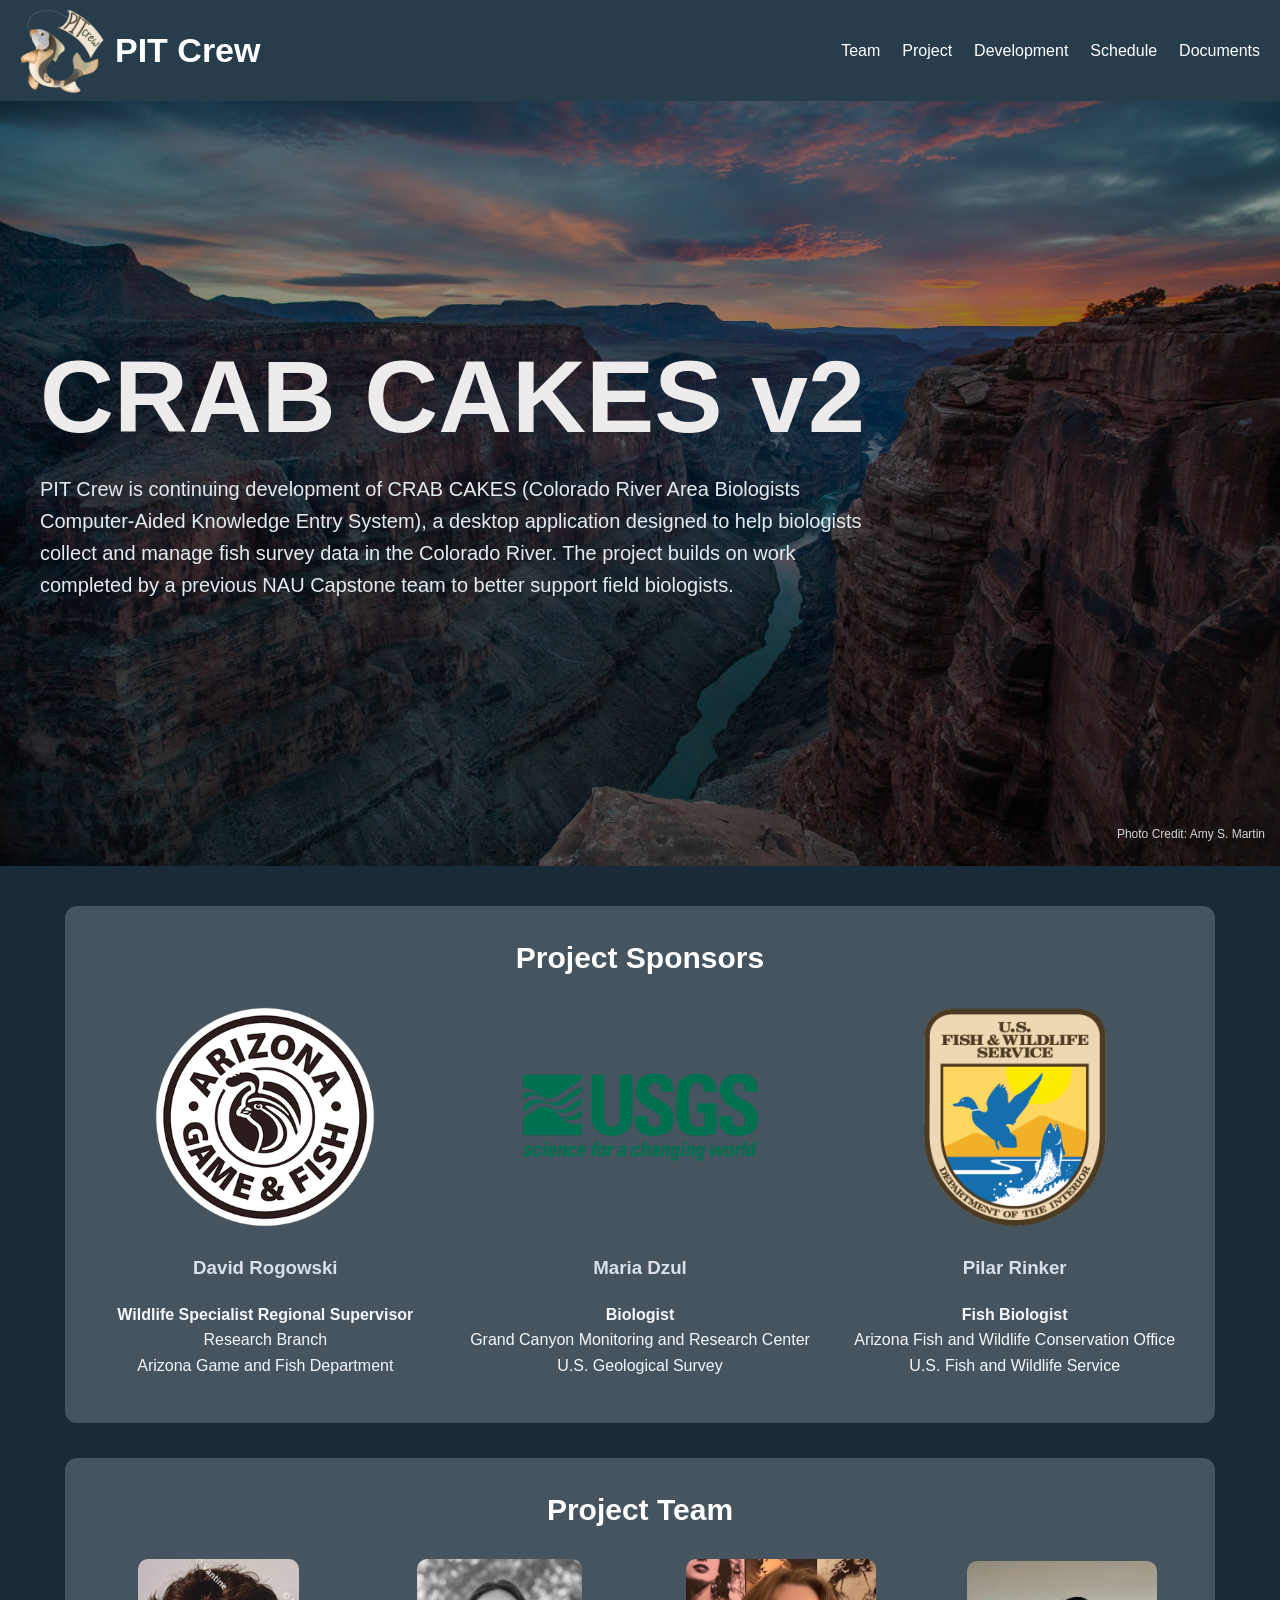
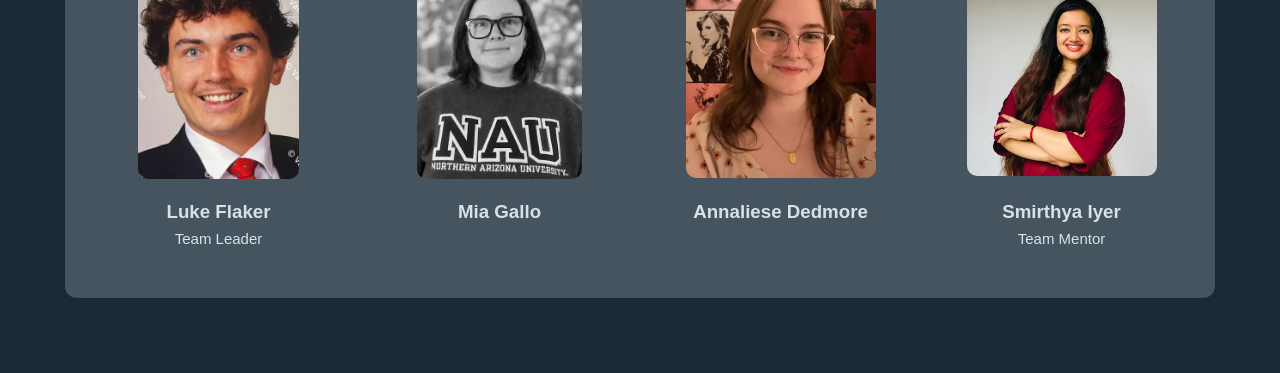
<file: index.html>
<!doctype html>
<html lang="en">
<head>
    <meta charset="UTF-8">
    <meta name="viewport" content="width=device-width, initial-scale=1.0">
    <title>PIT Crew | CRAB CAKES v2</title>
    <link rel="stylesheet" href="css/style.css">
</head>
<body>
<nav>
    <div class="topLogo">
        <a class="logo" href="index.html"><img src="images/logo.png" alt="PIT Crew Logo"></a>
        <span>PIT Crew</span>
    </div>
    <div class="nav-links">
        <a href="team.html">Team</a>
        <a href="project.html">Project</a>
        <a href="development.html">Development</a>
        <a href="schedule.html">Schedule</a>
        <a href="documents.html">Documents</a>
    </div>
</nav>

<section class="pitHeader">
    <div class="pitHeaderInfo">
        <h1>CRAB CAKES v2</h1>
        <p>PIT Crew is continuing development of CRAB CAKES (Colorado River Area Biologists Computer-Aided
        Knowledge Entry System), a desktop application designed to help biologists collect and manage fish
        survey data in the Colorado River. The project builds on work completed by a previous NAU Capstone
        team to better support field biologists.</p>
    </div>
    <p class="photoCredit">Photo Credit: Amy S. Martin</p>
</section>

<main class="page-content">
    <section class="box">
        <h2>Project Sponsors</h2>
        <div class="sponsors">
            <div class="sponsor">
                <a href="https://www.azgfd.com/" target="_blank" rel="noopener noreferrer">
                    <img src="images/sponsors/azgfd_logo.png" alt="Arizona Game and Fish Department Logo">
                </a>
                <h3>David Rogowski</h3>
                <p><strong>Wildlife Specialist Regional Supervisor</strong><br>
                Research Branch<br>Arizona Game and Fish Department</p>
            </div>
            <div class="sponsor">
                <a href="https://www.usgs.gov/" target="_blank" rel="noopener noreferrer">
                    <img src="images/sponsors/usgs_logo.png" alt="U.S. Geological Survey Logo">
                </a>
                <h3>Maria Dzul</h3>
                <p><strong>Biologist</strong><br>
                Grand Canyon Monitoring and Research Center<br>U.S. Geological Survey</p>
            </div>
            <div class="sponsor">
                <a href="https://www.fws.gov/" target="_blank" rel="noopener noreferrer">
                    <img src="images/sponsors/usfws_logo.png" alt="U.S. Fish and Wildlife Service Logo">
                </a>
                <h3>Pilar Rinker</h3>
                <p><strong>Fish Biologist</strong><br>
                Arizona Fish and Wildlife Conservation Office<br>U.S. Fish and Wildlife Service</p>
            </div>
        </div>
    </section>

    <section class="box">
        <h2>Project Team</h2>
        <div class="team">
            <div class="team-member">
                <div class="photo-frame"><img src="images/team/luke.jpg" alt="Luke Flaker"></div>
                <h3>Luke Flaker <span class="lead-label">Team Leader</span></h3>
            </div>
            <div class="team-member">
                <div class="photo-frame"><img src="images/team/mia.jpg" alt="Mia Gallo"></div>
                <h3>Mia Gallo</h3>
            </div>
            <div class="team-member">
                <div class="photo-frame"><img src="images/team/annaliese.jpg" alt="Annaliese Dedmore"></div>
                <h3>Annaliese Dedmore</h3>
            </div>
            <div class="team-member">
                <div class="photo-frame"><img src="images/team/smirthya.jpg" alt="Smirthya Iyer"></div>
                <h3>Smirthya Iyer <span class="mentor-label">Team Mentor</span></h3>
            </div>
        </div>
    </section>
</main>
</body>
</html>
</file>
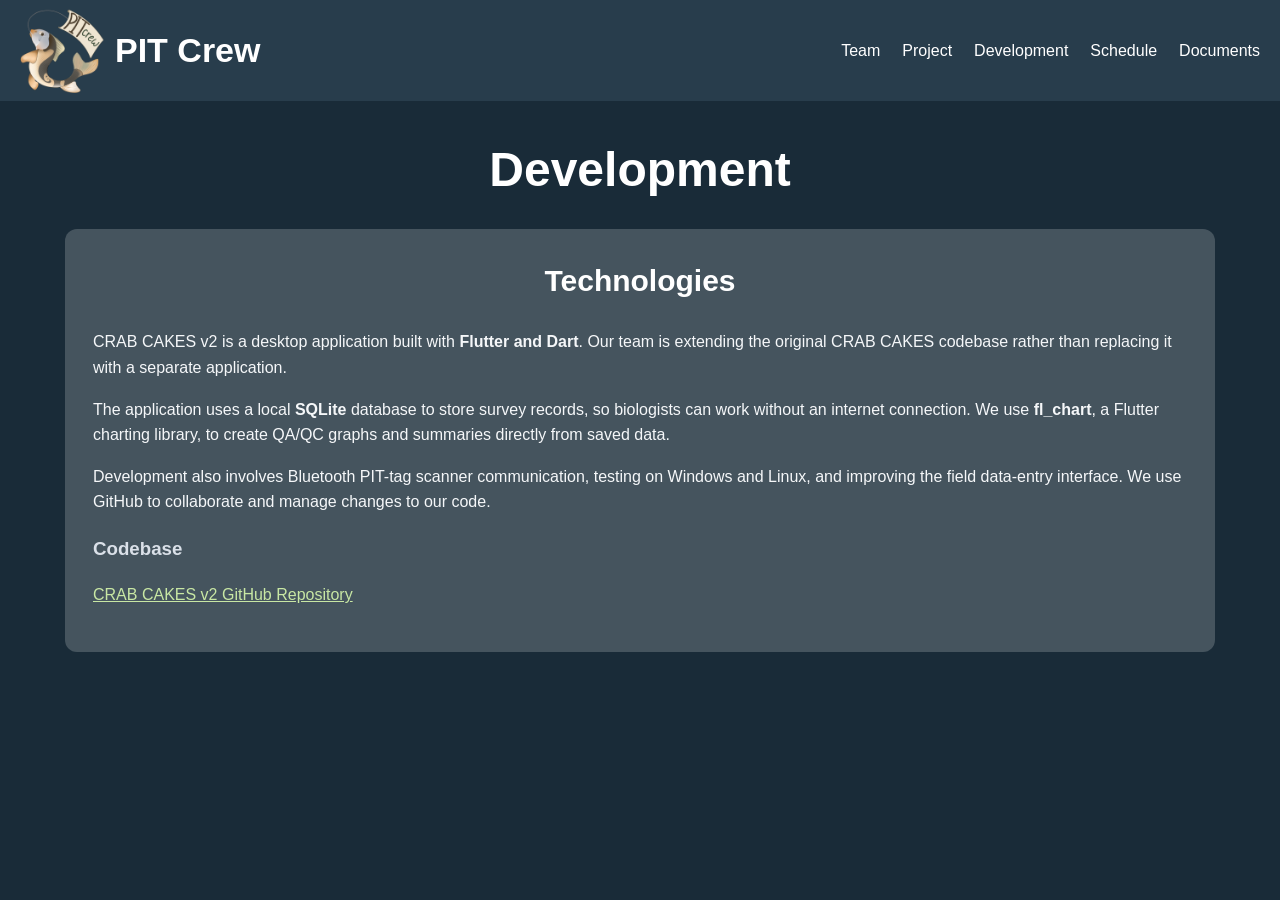
<file: development.html>
<!doctype html>
<html lang="en">
<head>
    <meta charset="UTF-8">
    <meta name="viewport" content="width=device-width, initial-scale=1.0">
    <title>PIT Crew | Development</title>
    <link rel="stylesheet" href="css/style.css">
</head>
<body>
<nav>
    <div class="topLogo">
        <a class="logo" href="index.html"><img src="images/logo.png" alt="PIT Crew Logo"></a>
        <span>PIT Crew</span>
    </div>
    <div class="nav-links">
        <a href="team.html">Team</a>
        <a href="project.html">Project</a>
        <a href="development.html">Development</a>
        <a href="schedule.html">Schedule</a>
        <a href="documents.html">Documents</a>
    </div>
</nav>

<main class="page-content">
    <h1>Development</h1>
    <section class="box">
        <h2>Technologies</h2>
        <p>CRAB CAKES v2 is a desktop application built with <strong>Flutter and Dart</strong>.
        Our team is extending the original CRAB CAKES codebase rather than replacing it with
        a separate application.</p>
        <p>The application uses a local <strong>SQLite</strong> database to store survey records,
        so biologists can work without an internet connection. We use <strong>fl_chart</strong>,
        a Flutter charting library, to create QA/QC graphs and summaries directly from saved data.</p>
        <p>Development also involves Bluetooth PIT-tag scanner communication, testing on
        Windows and Linux, and improving the field data-entry interface. We use GitHub to
        collaborate and manage changes to our code.</p>

        <h3>Codebase</h3>
        <p>
            <a href="https://github.com/ard584/crab_cakes_v2"
               target="_blank" rel="noopener noreferrer">CRAB CAKES v2 GitHub Repository</a>
        </p>
    </section>
</main>

</body>
</html>
</file>
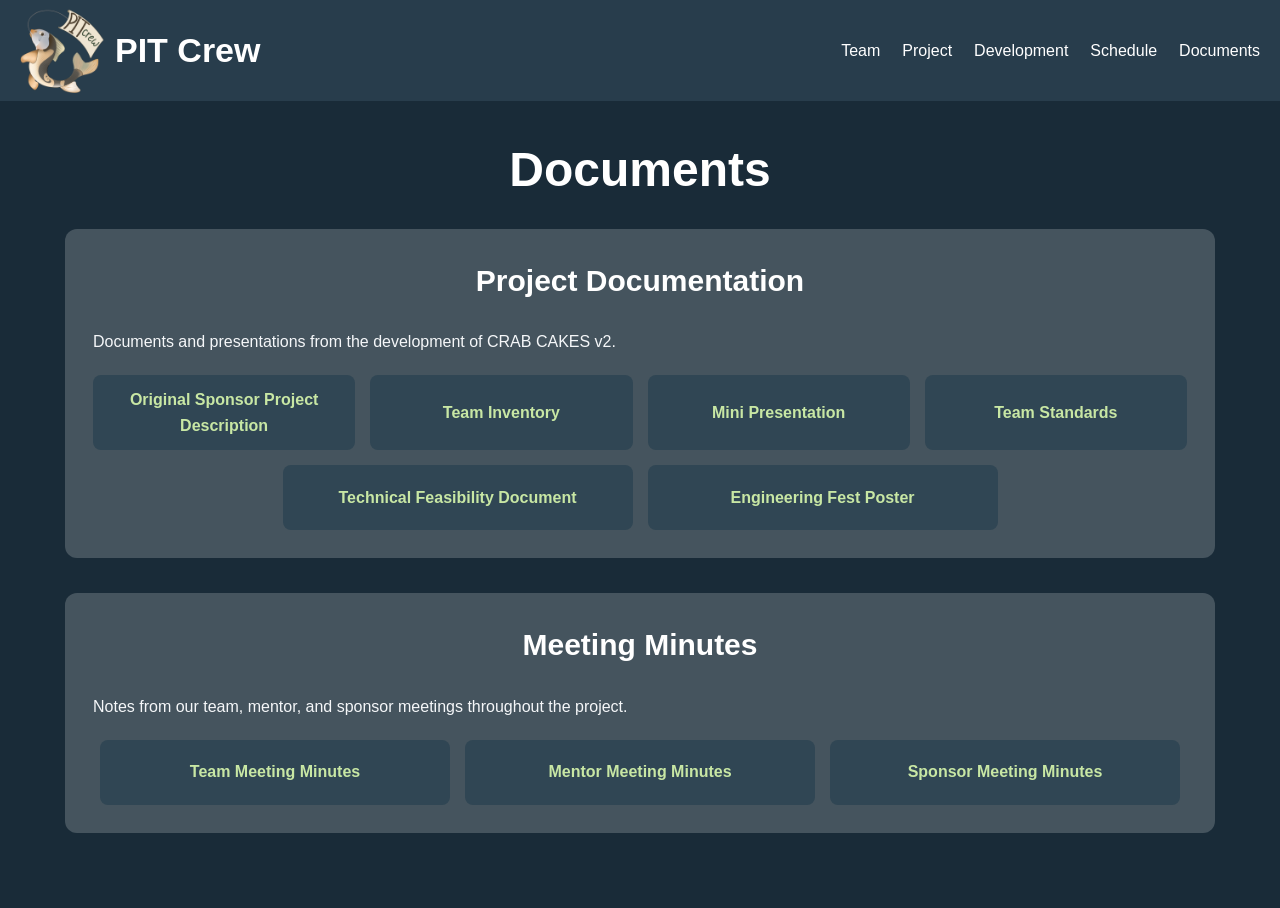
<file: documents.html>
<!doctype html>
<html lang="en">
<head>
    <meta charset="UTF-8">
    <meta name="viewport" content="width=device-width, initial-scale=1.0">
    <title>PIT Crew | Documents</title>
    <link rel="stylesheet" href="css/style.css">
</head>
<body>
<nav>
    <div class="topLogo">
        <a class="logo" href="index.html"><img src="images/logo.png" alt="PIT Crew Logo"></a>
        <span>PIT Crew</span>
    </div>
    <div class="nav-links">
        <a href="team.html">Team</a>
        <a href="project.html">Project</a>
        <a href="development.html">Development</a>
        <a href="schedule.html">Schedule</a>
        <a href="documents.html">Documents</a>
    </div>
</nav>

<main class="page-content">
    <h1>Documents</h1>
    <section class="box">
        <h2>Project Documentation</h2>
        <p>Documents and presentations from the development of CRAB CAKES v2.</p>
        <div class="document-list">
            <a class="document-link" href="documents/Crab%20Cakes%20Project%20Description.pdf" target="_blank">Original Sponsor Project Description</a>
            <a class="document-link" href="documents/Team%20Inventory.pdf" target="_blank">Team Inventory</a>
            <a class="document-link" href="documents/Mini%20Presentation.pdf" target="_blank">Mini Presentation</a>
            <a class="document-link" href="documents/Team%20Standards.pdf" target="_blank">Team Standards</a>
            <a class="document-link" href="documents/Technical%20Feasibility%20Document.pdf" target="_blank">Technical Feasibility Document</a>
            <a class="document-link" href="documents/CRAB%20CAKES%20v2%20Poster%20FINAL.pdf" target="_blank">Engineering Fest Poster</a>
        </div>
    </section>

    <section class="box">
        <h2>Meeting Minutes</h2>
        <p>Notes from our team, mentor, and sponsor meetings throughout the project.</p>
        <div class="document-list">
            <a class="document-link" href="documents/Team%20Meeting%20Minutes.pdf" target="_blank">Team Meeting Minutes</a>
            <a class="document-link" href="documents/Mentor%20Meeting%20Minutes.pdf" target="_blank">Mentor Meeting Minutes</a>
            <a class="document-link" href="documents/Sponsor%20Meeting%20Minutes.pdf" target="_blank">Sponsor Meeting Minutes</a>
        </div>
    </section>
</main>

</body>
</html>
</file>
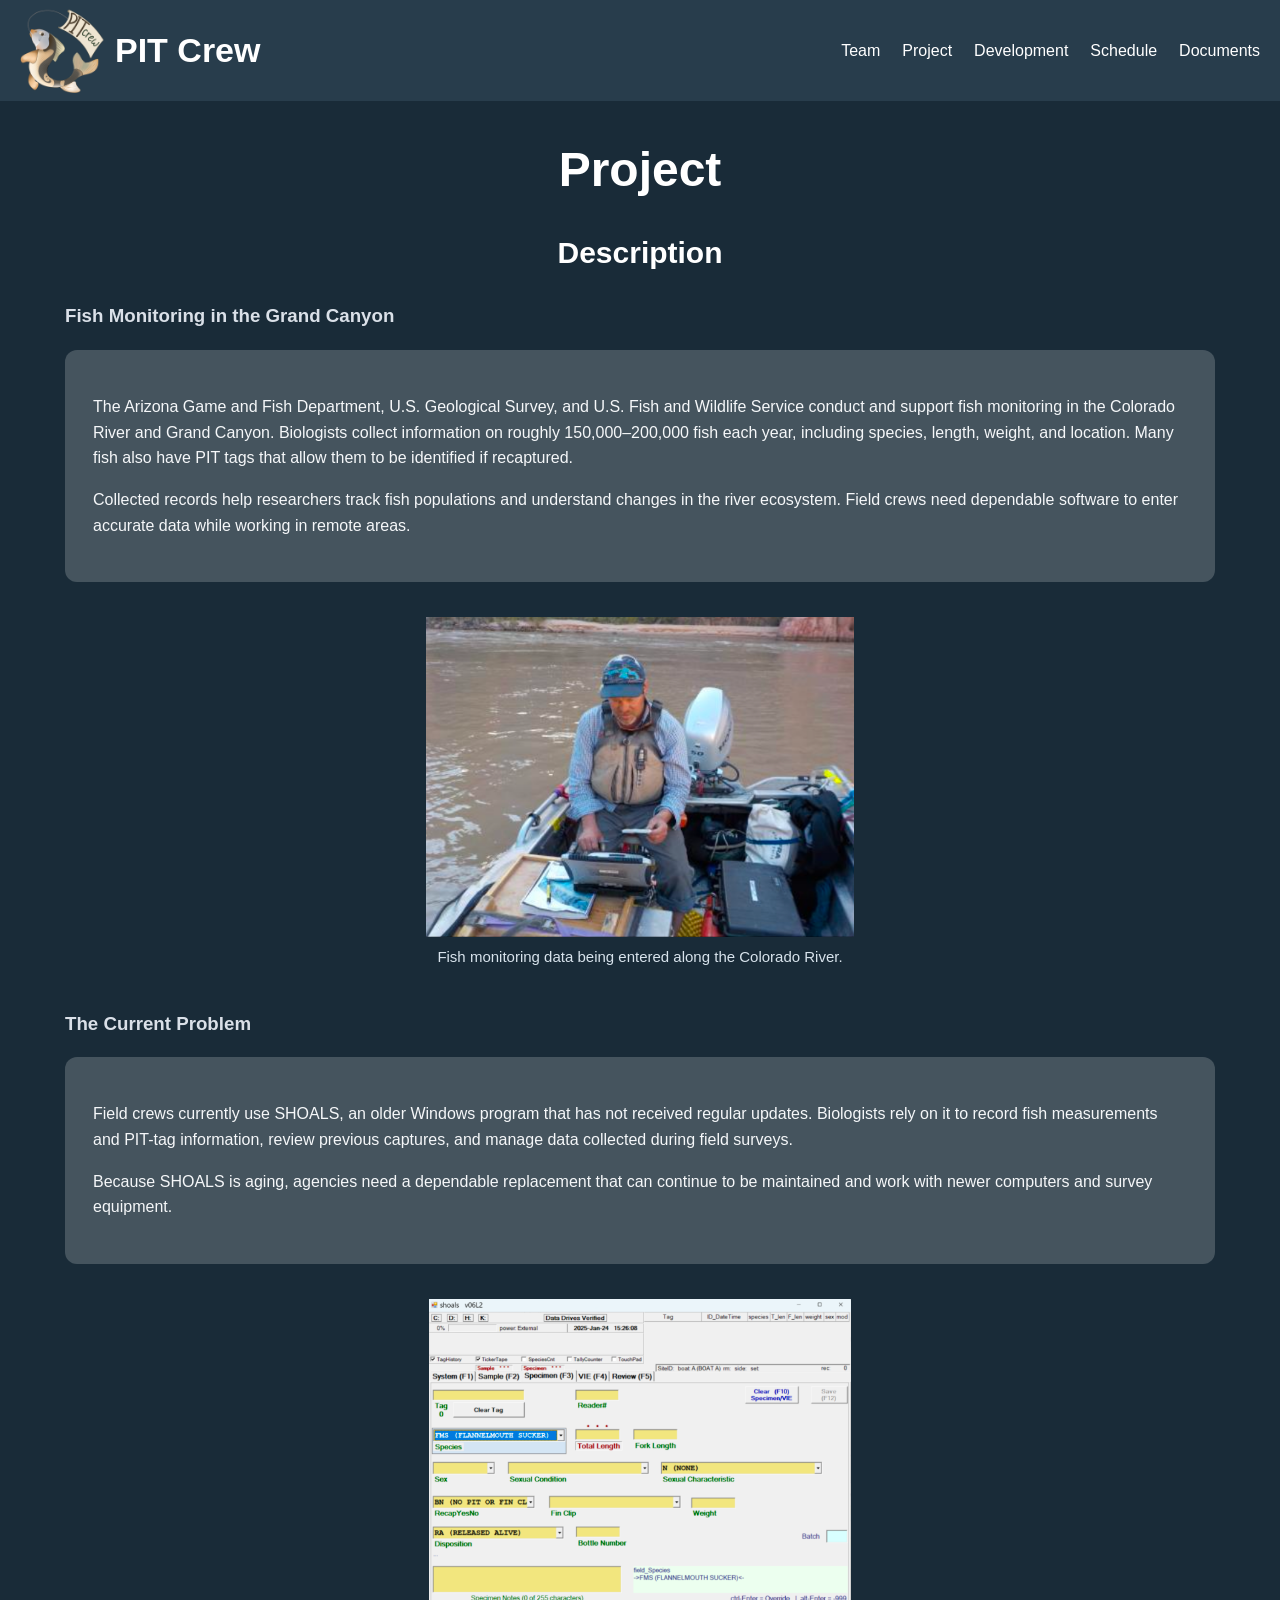
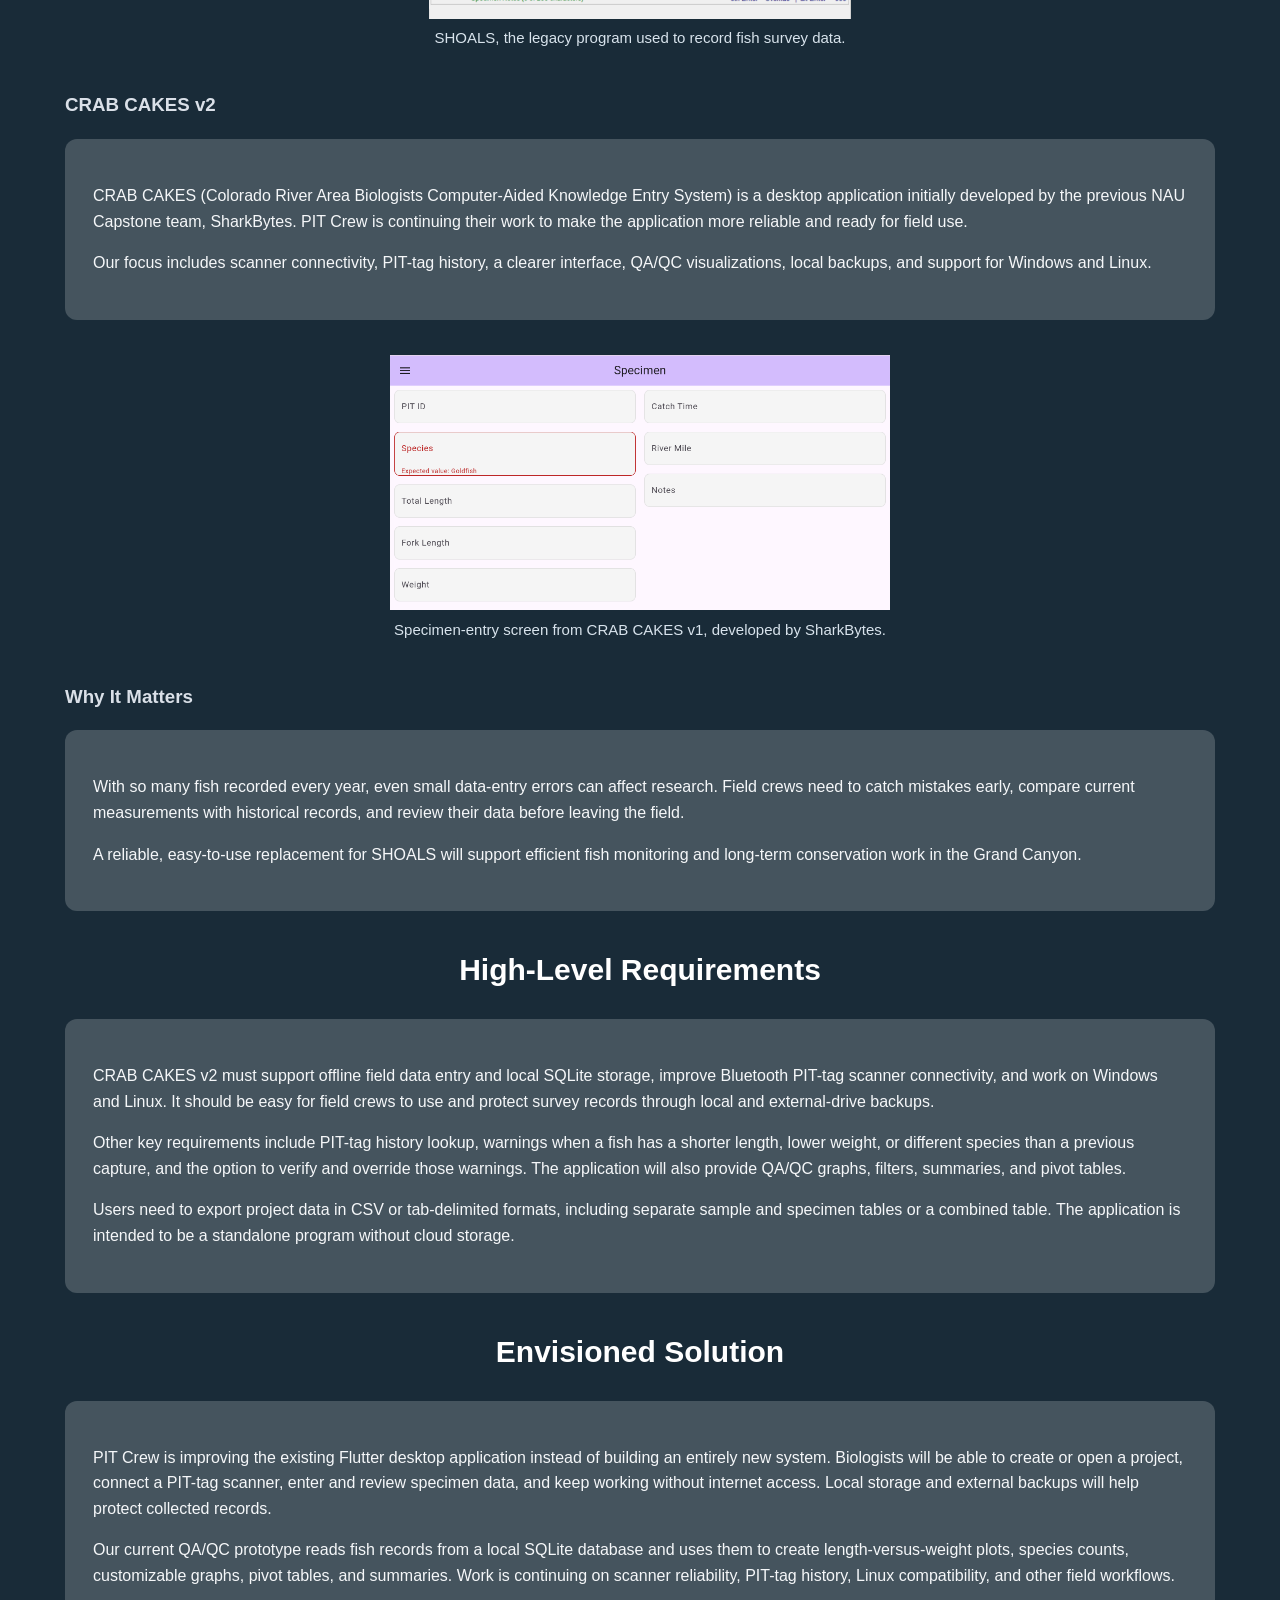
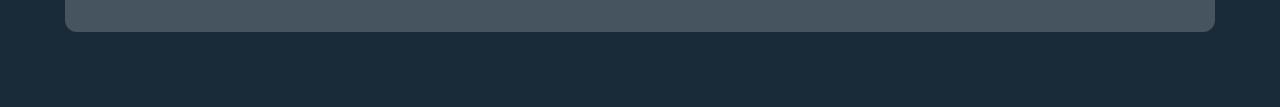
<file: project.html>
<!doctype html>
<html lang="en">
<head>
    <meta charset="UTF-8">
    <meta name="viewport" content="width=device-width, initial-scale=1.0">
    <title>PIT Crew | Project</title>
    <link rel="stylesheet" href="css/style.css">
</head>
<body>
<nav>
    <div class="topLogo">
        <a class="logo" href="index.html"><img src="images/logo.png" alt="PIT Crew Logo"></a>
        <span>PIT Crew</span>
    </div>
    <div class="nav-links">
        <a href="team.html">Team</a>
        <a href="project.html">Project</a>
        <a href="development.html">Development</a>
        <a href="schedule.html">Schedule</a>
        <a href="documents.html">Documents</a>
    </div>
</nav>

<main class="page-content">
    <h1>Project</h1>
    <h2>Description</h2>
    <h3>Fish Monitoring in the Grand Canyon</h3>
    <section class="box">
        <p>The Arizona Game and Fish Department, U.S. Geological Survey, and U.S. Fish and Wildlife
        Service conduct and support fish monitoring in the Colorado River and Grand Canyon. Biologists
        collect information on roughly 150,000–200,000 fish each year, including species, length,
        weight, and location. Many fish also have PIT tags that allow them to be identified if recaptured.</p>
        <p>Collected records help researchers track fish populations and understand changes in the river
        ecosystem. Field crews need dependable software to enter accurate data while working in remote areas.</p>
    </section>

    <figure class="project-figure">
        <img src="images/project/field_data_entry.png" alt="Fish monitoring data being entered in the field">
        <figcaption>Fish monitoring data being entered along the Colorado River.</figcaption>
    </figure>

    <h3>The Current Problem</h3>
    <section class="box">
        <p>Field crews currently use SHOALS, an older Windows program that has not received regular
        updates. Biologists rely on it to record fish measurements and PIT-tag information, review
        previous captures, and manage data collected during field surveys.</p>
        <p>Because SHOALS is aging, agencies need a dependable replacement that can continue to be
        maintained and work with newer computers and survey equipment.</p>
    </section>

    <figure class="project-figure">
        <img src="images/project/shoals.png" alt="SHOALS specimen data entry screen">
        <figcaption>SHOALS, the legacy program used to record fish survey data.</figcaption>
    </figure>

    <h3>CRAB CAKES v2</h3>
    <section class="box">
        <p>CRAB CAKES (Colorado River Area Biologists Computer-Aided Knowledge Entry System) is a desktop
        application initially developed by the previous NAU Capstone team, SharkBytes. PIT Crew is
        continuing their work to make the application more reliable and ready for field use.</p>
        <p>Our focus includes scanner connectivity, PIT-tag history, a clearer interface, QA/QC
        visualizations, local backups, and support for Windows and Linux.</p>
    </section>

    <figure class="project-figure">
        <img src="images/project/crab_cakes_v1.png" alt="CRAB CAKES v1 specimen entry screen">
        <figcaption>Specimen-entry screen from CRAB CAKES v1, developed by SharkBytes.</figcaption>
    </figure>

    <h3>Why It Matters</h3>
    <section class="box">
        <p>With so many fish recorded every year, even small data-entry errors can affect research.
        Field crews need to catch mistakes early, compare current measurements with historical
        records, and review their data before leaving the field.</p>
        <p>A reliable, easy-to-use replacement for SHOALS will support efficient fish monitoring
        and long-term conservation work in the Grand Canyon.</p>
    </section>

    <h2>High-Level Requirements</h2>
    <section class="box">
        <p>CRAB CAKES v2 must support offline field data entry and local SQLite storage, improve
        Bluetooth PIT-tag scanner connectivity, and work on Windows and Linux. It should be easy
        for field crews to use and protect survey records through local and external-drive backups.</p>
        <p>Other key requirements include PIT-tag history lookup, warnings when a fish has a
        shorter length, lower weight, or different species than a previous capture, and the
        option to verify and override those warnings. The application will also provide
        QA/QC graphs, filters, summaries, and pivot tables.</p>
        <p>Users need to export project data in CSV or tab-delimited formats, including separate
        sample and specimen tables or a combined table. The application is intended to be a
        standalone program without cloud storage.</p>
    </section>

    <h2>Envisioned Solution</h2>
    <section class="box">
        <p>PIT Crew is improving the existing Flutter desktop application instead of building
        an entirely new system. Biologists will be able to create or open a project, connect
        a PIT-tag scanner, enter and review specimen data, and keep working without internet
        access. Local storage and external backups will help protect collected records.</p>
        <p>Our current QA/QC prototype reads fish records from a local SQLite database and uses
        them to create length-versus-weight plots, species counts, customizable graphs,
        pivot tables, and summaries. Work is continuing on scanner reliability, PIT-tag
        history, Linux compatibility, and other field workflows.</p>
    </section>
</main>

</body>
</html>
</file>
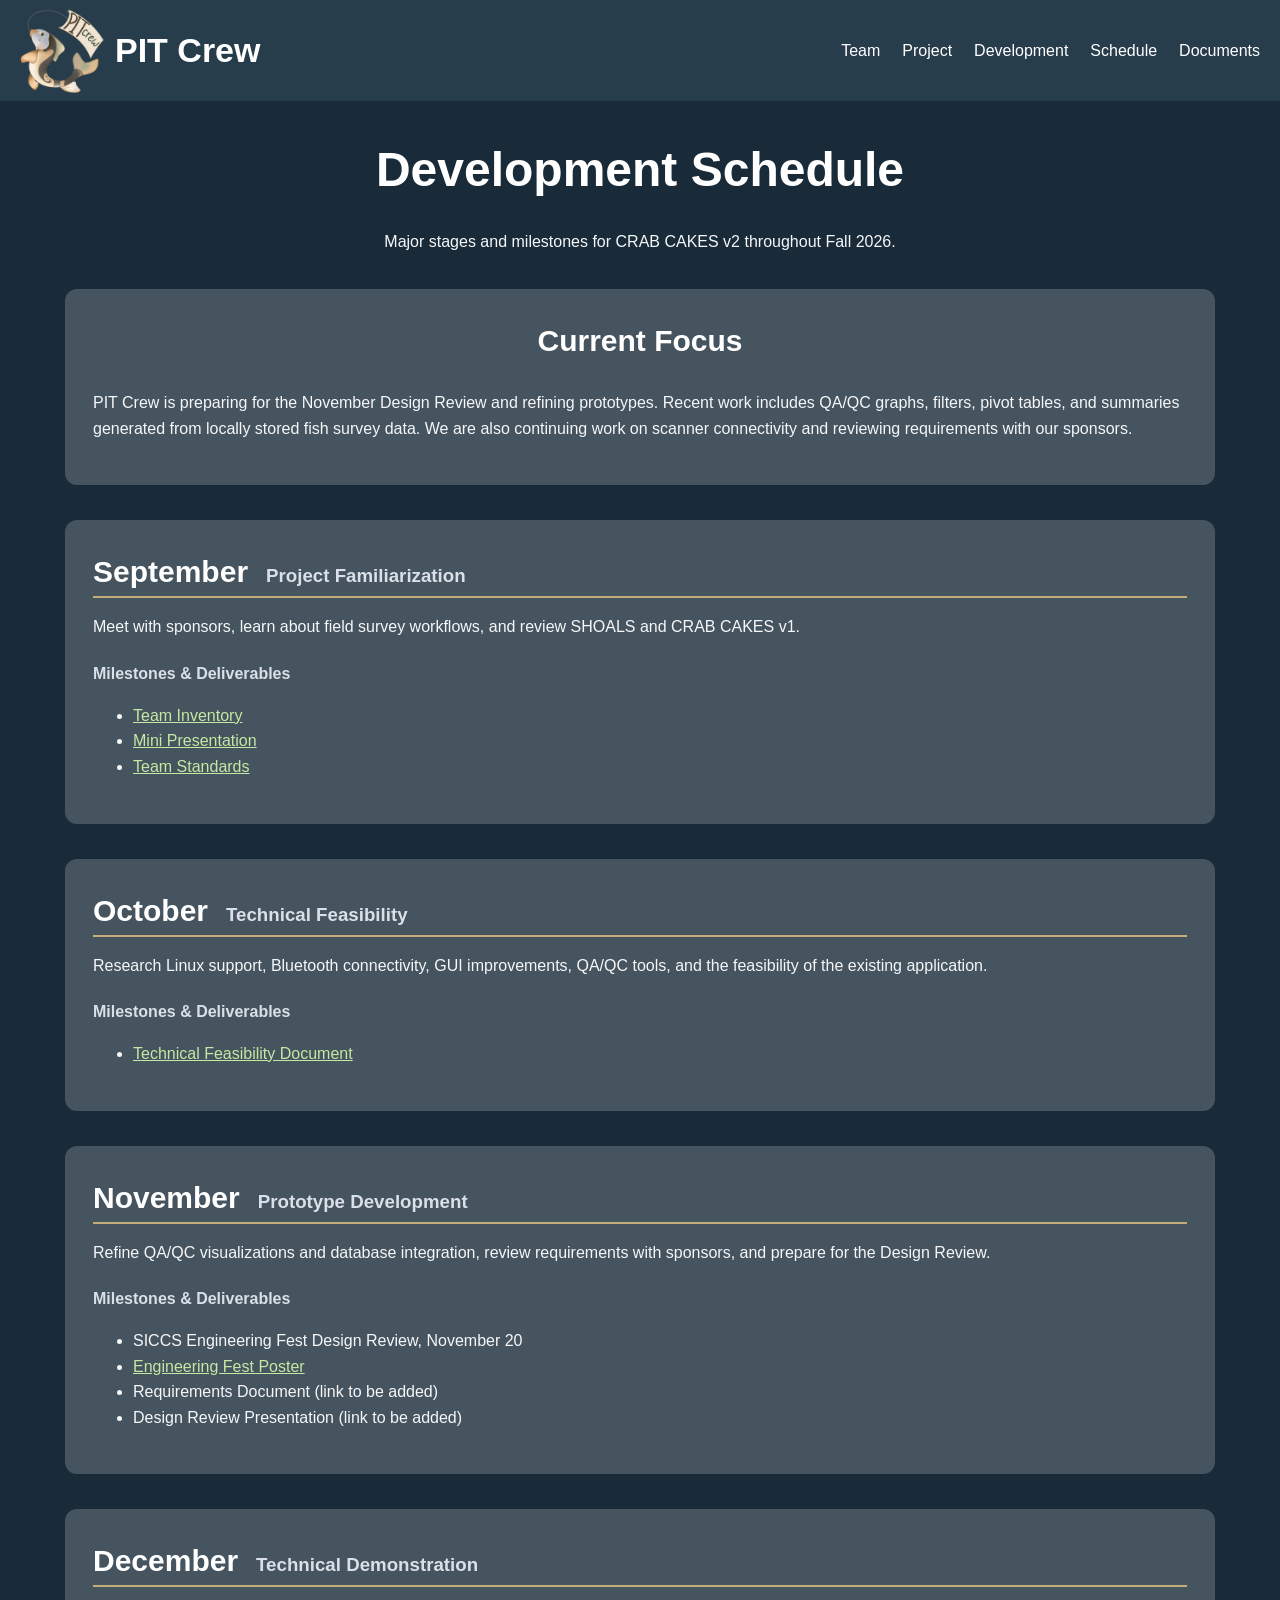
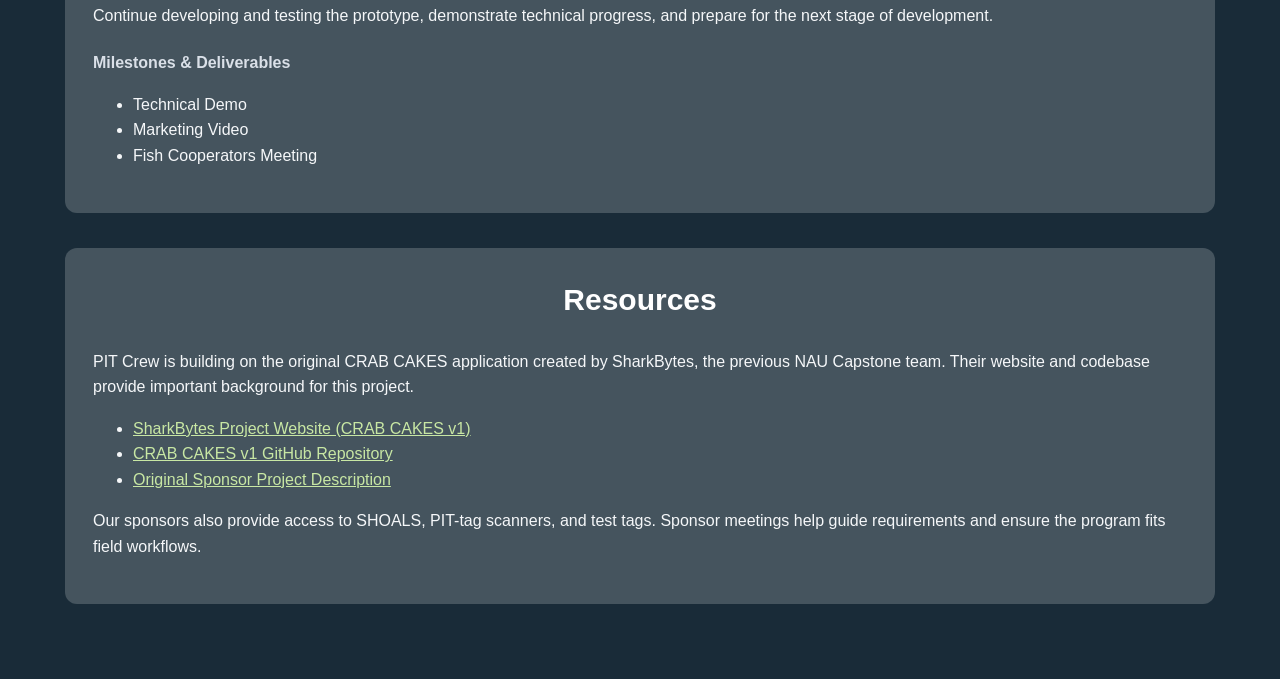
<file: schedule.html>
<!doctype html>
<html lang="en">
<head>
    <meta charset="UTF-8">
    <meta name="viewport" content="width=device-width, initial-scale=1.0">
    <title>PIT Crew | Schedule</title>
    <link rel="stylesheet" href="css/style.css">
</head>
<body class="schedule-page">
<nav>
    <div class="topLogo">
        <a class="logo" href="index.html"><img src="images/logo.png" alt="PIT Crew Logo"></a>
        <span>PIT Crew</span>
    </div>
    <div class="nav-links">
        <a href="team.html">Team</a>
        <a href="project.html">Project</a>
        <a href="development.html">Development</a>
        <a href="schedule.html">Schedule</a>
        <a href="documents.html">Documents</a>
    </div>
</nav>

<main class="page-content">
    <h1>Development Schedule</h1>
    <p class="schedule-intro">Major stages and milestones for CRAB CAKES v2 throughout Fall 2026.</p>
    <section class="box current-status">
        <h2>Current Focus</h2>
        <p>PIT Crew is preparing for the November Design Review and refining prototypes.
        Recent work includes QA/QC graphs, filters, pivot tables, and summaries generated
        from locally stored fish survey data. We are also continuing work on scanner
        connectivity and reviewing requirements with our sponsors.</p>
    </section>

    <div class="schedule-timeline">
        <section class="box schedule-month">
            <div class="month-heading"><h2>September</h2><h3>Project Familiarization</h3></div>
            <p>Meet with sponsors, learn about field survey workflows, and review SHOALS and
            CRAB CAKES v1.</p>
            <h4>Milestones &amp; Deliverables</h4>
            <ul>
                <li><a href="documents/Team%20Inventory.pdf" target="_blank">Team Inventory</a></li>
                <li><a href="documents/Mini%20Presentation.pdf" target="_blank">Mini Presentation</a></li>
                <li><a href="documents/Team%20Standards.pdf" target="_blank">Team Standards</a></li>
            </ul>
        </section>

        <section class="box schedule-month">
            <div class="month-heading"><h2>October</h2><h3>Technical Feasibility</h3></div>
            <p>Research Linux support, Bluetooth connectivity, GUI improvements,
            QA/QC tools, and the feasibility of the existing application.</p>
            <h4>Milestones &amp; Deliverables</h4>
            <ul>
                <li><a href="documents/Technical%20Feasibility%20Document.pdf" target="_blank">
                    Technical Feasibility Document</a></li>
            </ul>
        </section>

        <section class="box schedule-month">
            <div class="month-heading"><h2>November</h2><h3>Prototype Development</h3></div>
            <p>Refine QA/QC visualizations and database integration, review requirements
            with sponsors, and prepare for the Design Review.</p>
            <h4>Milestones &amp; Deliverables</h4>
            <ul>
                <li>SICCS Engineering Fest Design Review, November 20</li>
                <li><a href="documents/CRAB%20CAKES%20v2%20Poster%20FINAL.pdf" target="_blank">
                    Engineering Fest Poster</a></li>
                <li>Requirements Document (link to be added)</li>
                <li>Design Review Presentation (link to be added)</li>
            </ul>
        </section>

        <section class="box schedule-month">
            <div class="month-heading"><h2>December</h2><h3>Technical Demonstration</h3></div>
            <p>Continue developing and testing the prototype, demonstrate technical
            progress, and prepare for the next stage of development.</p>
            <h4>Milestones &amp; Deliverables</h4>
            <ul>
                <li>Technical Demo</li>
                <li>Marketing Video</li>
                <li>Fish Cooperators Meeting</li>
            </ul>
        </section>
    </div>

    <section class="box">
        <h2>Resources</h2>
        <p>PIT Crew is building on the original CRAB CAKES application created by
        SharkBytes, the previous NAU Capstone team. Their website and codebase
        provide important background for this project.</p>
        <ul>
            <li><a href="https://sce.nau.edu/capstone/projects/CS/2026/SharkBytes_F25/"
                   target="_blank">SharkBytes Project Website (CRAB CAKES v1)</a></li>
            <li><a href="https://github.com/ak2466/crab_cakes"
                   target="_blank">CRAB CAKES v1 GitHub Repository</a></li>
            <li><a href="documents/Crab%20Cakes%20Project%20Description.pdf"
                   target="_blank">Original Sponsor Project Description</a></li>
        </ul>
        <p>Our sponsors also provide access to SHOALS, PIT-tag scanners, and test tags.
        Sponsor meetings help guide requirements and ensure the program fits field workflows.</p>
    </section>
</main>

</body>
</html>
</file>
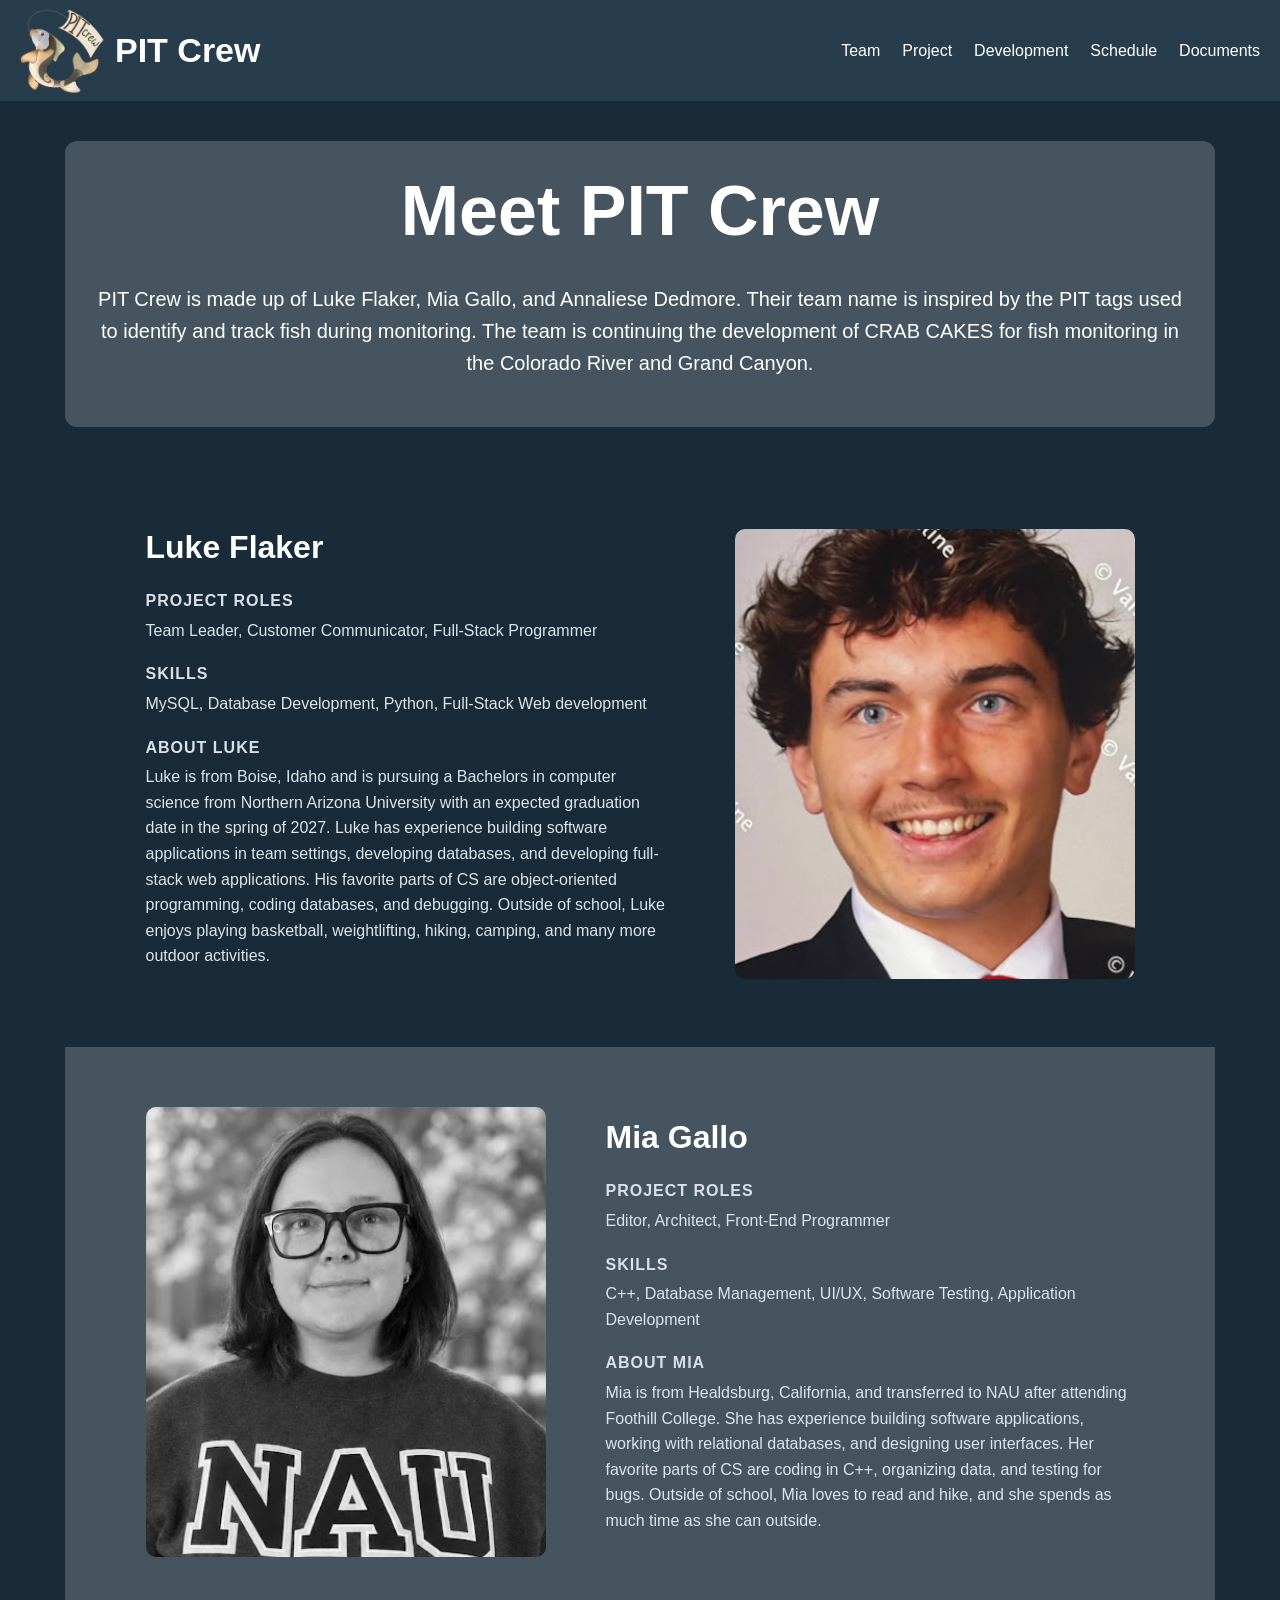
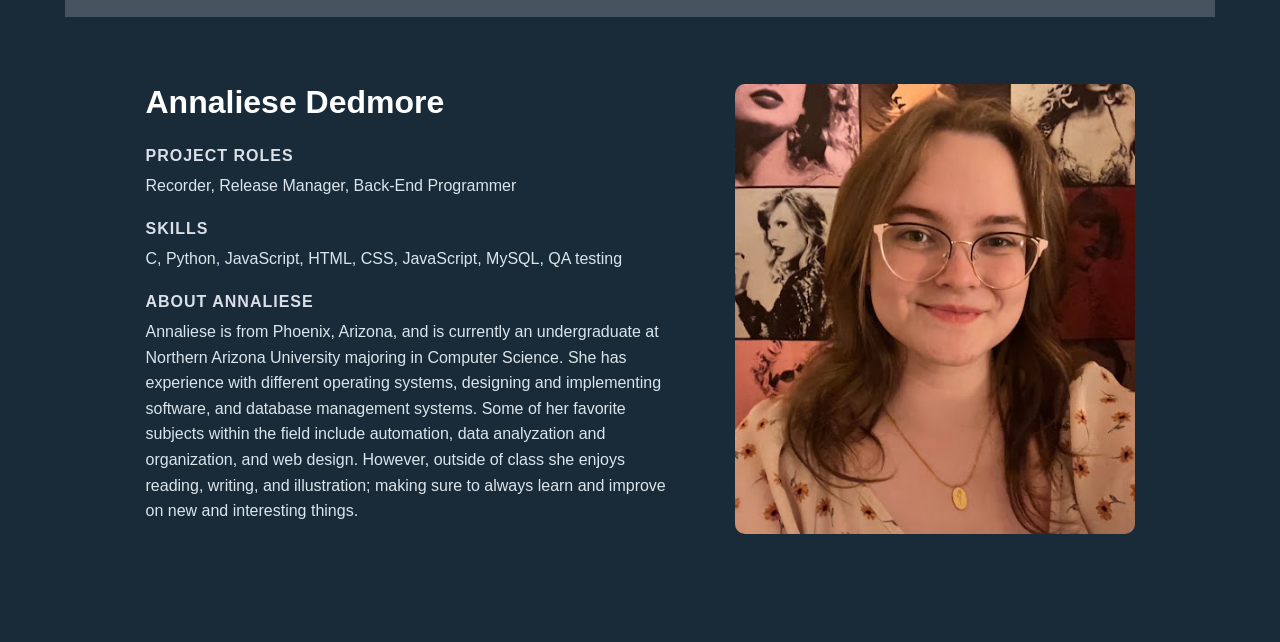
<file: team.html>
<!doctype html>
<html>
    <head>
        <title>PIT Crew | Team</title>
        <link rel="stylesheet" href="css/style.css" />
    </head>

    <body class="team-page">
        <nav>
            <div class="topLogo">
                <a class="logo" href="index.html"><img src="images/logo.png" alt="PIT Crew Logo" /></a>
                <span>PIT Crew</span>
            </div>
            <div class="nav-links">
                <a href="team.html">Team</a>
                <a href="project.html">Project</a>
                <a href="development.html">Development</a>
                <a href="schedule.html">Schedule</a>
                <a href="documents.html">Documents</a>
            </div>
        </nav>

        <main class="page-content">
            <div class="box team-intro">
                <h1>Meet PIT Crew</h1>
                <p>
                    PIT Crew is made up of Luke Flaker, Mia Gallo, and Annaliese Dedmore. Their team name is inspired by
                    the PIT tags used to identify and track fish during monitoring. The team is continuing the
                    development of CRAB CAKES for fish monitoring in the Colorado River and Grand Canyon.
                </p>
            </div>

            <section class="team-details">
                <div class="memberCard">
                    <div class="mem1">
                        <h2>Luke Flaker</h2>
                    </div>

                    <h3>Project Roles</h3>
                    <p>Team Leader, Customer Communicator, Full-Stack Programmer</p>

                    <h3>Skills</h3>
                    <p>MySQL, Database Development, Python, Full-Stack Web development</p>

                    <h3>About Luke</h3>
                    <p>
                        Luke is from Boise, Idaho and is pursuing a Bachelors in computer science from Northern Arizona
                        University with an expected graduation date in the spring of 2027. Luke has experience building
                        software applications in team settings, developing databases, and developing full-stack web
                        applications. His favorite parts of CS are object-oriented programming, coding databases, and
                        debugging. Outside of school, Luke enjoys playing basketball, weightlifting, hiking, camping,
                        and many more outdoor activities.
                    </p>
                </div>
                <img src="images/team/luke.jpg" alt="Luke Flaker" />
            </section>

            <section class="team-details reverse">
                <div class="memberCard">
                    <div class="mem2">
                        <h2>Mia Gallo</h2>
                    </div>

                    <h3>Project Roles</h3>
                    <p>Editor, Architect, Front-End Programmer</p>

                    <h3>Skills</h3>
                    <p>C++, Database Management, UI/UX, Software Testing, Application Development</p>

                    <h3>About Mia</h3>
                    <p>
                        Mia is from Healdsburg, California, and transferred to NAU after attending Foothill College. She
                        has experience building software applications, working with relational databases, and designing
                        user interfaces. Her favorite parts of CS are coding in C++, organizing data, and testing for
                        bugs. Outside of school, Mia loves to read and hike, and she spends as much time as she can
                        outside.
                    </p>
                </div>
                <img src="images/team/mia.jpg" alt="Mia Gallo" />
            </section>

            <section class="team-details">
                <div class="memberCard">
                    <div class="mem3">
                        <h2>Annaliese Dedmore</h2>
                    </div>

                    <h3>Project Roles</h3>
                    <p>Recorder, Release Manager, Back-End Programmer</p>

                    <h3>Skills</h3>
                    <p>C, Python, JavaScript, HTML, CSS, JavaScript, MySQL, QA testing</p>

                    <h3>About Annaliese</h3>
                    <p>
                        Annaliese is from Phoenix, Arizona, and is currently an undergraduate at Northern Arizona
                        University majoring in Computer Science. She has experience with different operating systems,
                        designing and implementing software, and database management systems. Some of her favorite
                        subjects within the field include automation, data analyzation and organization, and web design.
                        However, outside of class she enjoys reading, writing, and illustration; making sure to always
                        learn and improve on new and interesting things.
                    </p>
                </div>
                <img src="images/team/annaliese.jpg" alt="Annaliese Dedmore" />
            </section>
        </main>
    </body>
</html>
</file>
<file: css/style.css>
/* General site colors and layout */
* { box-sizing: border-box; }

body {
    font-family: Arial, sans-serif;
    margin: 0;
    background-color: #192b38;
    color: #f5f7f9;
    line-height: 1.6;
}

nav {
    background-color: #283d4c;
    display: flex;
    align-items: center;
    justify-content: space-between;
    flex-wrap: wrap;
    padding: 8px 20px;
    gap: 12px 24px;
}

.topLogo {
    display: flex;
    align-items: center;
    gap: 10px;
    color: white;
}

.topLogo img {
    height: 85px;
    width: auto;
    display: block;
}

.topLogo span {
    font-size: 34px;
    font-weight: bold;
    white-space: nowrap;
}

.nav-links {
    display: flex;
    align-items: center;
    flex-wrap: wrap;
    gap: 8px 22px;
}

.nav-links a,
nav > a {
    color: white;
    text-decoration: none;
    font-size: 16px;
}

.nav-links a:hover,
.nav-links a.active,
nav > a:hover,
nav > a.active {
    text-decoration: underline;
}

.nav-links a.active,
nav > a.active {
    font-weight: bold;
}

.page-content {
    max-width: 1200px;
    margin: 0 auto;
    padding: 40px 25px;
}

h1, h2 {
    color: white;
    text-align: center;
}

h1 {
    font-size: 48px;
    line-height: 1.2;
    margin: 0 0 30px;
}

h2 {
    font-size: 30px;
}

h3, h4 {
    color: #dae0e8;
}

.box {
    background-color: #45545e;
    padding: 28px;
    border-radius: 12px;
    margin-bottom: 35px;
}

.box h2:first-child {
    margin-top: 0;
}

main a {
    color: #c8e7a4;
}

main a:hover {
    color: #e5f5ca;
}

/* Homepage */
.pitHeader {
    position: relative;
    background-image:
        linear-gradient(rgba(0, 0, 0, 0.4), rgba(0, 0, 0, 0.4)),
        url("../images/coloradoHeader.png");
    background-size: cover;
    background-position: center;
    min-height: 85vh;
    display: flex;
    align-items: center;
    padding: 75px max(35px, calc((100vw - 1200px) / 2));
}

.pitHeaderInfo {
    color: #e4ebf0;
    width: 100%;
    max-width: 950px;
}

.pitHeaderInfo h1 {
    color: #edebeb;
    font-size: clamp(42px, 8vw, 115px);
    line-height: 1;
    text-align: left;
    overflow-wrap: normal;
    margin: 0 0 24px;
}

.pitHeaderInfo p {
    max-width: 850px;
    font-size: 20px;
}

.photoCredit {
    position: absolute;
    bottom: 10px;
    right: 15px;
    font-size: 12px;
    color: #d1d5da;
}

.team, .sponsors {
    display: flex;
    gap: 30px;
}

.team-member, .sponsor, .team-card {
    flex: 1;
    min-width: 0;
    text-align: center;
}

.photo-frame {
    height: 220px;
    display: flex;
    align-items: center;
    justify-content: center;
}

.photo-frame img {
    max-width: 190px;
    max-height: 220px;
    border-radius: 10px;
}

.mentor-label, .lead-label {
    display: block;
    color: #d8e3ec;
    font-size: 15px;
    font-weight: normal;
}

.sponsor img {
    max-width: 100%;
    width: 250px;
    height: 220px;
    object-fit: contain;
}

/* Team page */
.team-intro, .schedule-intro {
    text-align: center;
    margin: 0 auto 35px;
}

.team-intro h1 {
    font-size: 70px;
}

.team-intro p {
    font-size: 20px;
    color: white;
}

.team-details {
    display: flex;
    align-items: center;
    gap: 60px;
    padding: 60px 7%;
}

.team-details:nth-of-type(even) {
    flex-direction: row-reverse;
    background-color: #45545e;
}

.memberCard {
    flex: 1;
}

.team-details img {
    flex: 1;
    width: 100%;
    max-width: 400px;
    height: 450px;
    object-fit: cover;
    border-radius: 10px;
}

.memberCard h2 {
    text-align: left;
    color: white;
    font-size: 32px;
    margin: 0 0 15px;
}

.memberCard h3 {
    font-size: 16px;
    text-transform: uppercase;
    letter-spacing: 1px;
    margin: 0 0 4px;
}

.memberCard p {
    margin: 0 0 18px;
    color: #dbe5ec;
}

/* Project page */
.project-figure {
    max-width: 500px;
    margin: 25px auto 40px;
    text-align: center;
}

.project-figure img {
    max-width: 100%;
    max-height: 320px;
}

.project-figure figcaption {
    font-size: 15px;
    color: #d8e3ec;
}

/* Roadmap */
.month-heading {
    display: flex;
    align-items: baseline;
    flex-wrap: wrap;
    gap: 12px 18px;
    border-bottom: 2px solid #c3ad78;
}

.month-heading h2,
.month-heading h3 {
    margin: 0;
}

.schedule-month h4 {
    margin-bottom: 8px;
}

.document-list {
    display: flex;
    flex-wrap: wrap;
    justify-content: center;
    gap: 15px;
    margin-top: 20px;
}

.document-link {
    display: flex;
    align-items: center;
    justify-content: center;
    flex: 1 1 250px;
    max-width: 350px;
    min-height: 65px;
    padding: 12px;
    border-radius: 8px;
    background-color: #304654;
    color: #c8e7a4;
    font-weight: bold;
    text-align: center;
    text-decoration: none;
}

.document-link:hover {
    background-color: #385669;
    color: #e5f5ca;
    text-decoration: underline;
}

/* Phones and small screens */
@media (max-width: 750px) {
    nav {
        justify-content: center;
        padding: 12px 14px;
    }

    .topLogo {
        width: 100%;
        justify-content: center;
    }

    .topLogo img { height: 70px; }
    .topLogo span { font-size: 26px; }

    .nav-links {
        width: 100%;
        justify-content: center;
        gap: 10px 16px;
    }

    .nav-links a, nav > a { font-size: 14px; }

    .page-content {
        padding: 28px 16px;
    }

    h1 { font-size: 36px; }
    h2 { font-size: 26px; }
    .box { padding: 20px; }

    .pitHeader {
        min-height: 65vh;
        padding: 70px 22px;
    }

    .pitHeaderInfo h1 {
        font-size: clamp(38px, 11vw, 65px);
        line-height: 1.05;
    }

    .pitHeaderInfo p { font-size: 16px; }
    .team, .sponsors { flex-direction: column; }

    .team-details,
    .team-details:nth-of-type(even) {
        flex-direction: column;
        gap: 25px;
        padding: 28px 12px;
    }

    .team-details img {
        max-width: 100%;
        height: auto;
        max-height: 420px;
    }

    .team-intro h1 { font-size: 40px; }
    .month-heading { display: block; }
}

@media (max-width: 380px) {
    .nav-links { gap: 8px 12px; }
    .nav-links a, nav > a { font-size: 13px; }
    .pitHeaderInfo h1 { font-size: 37px; }
}
</file>
